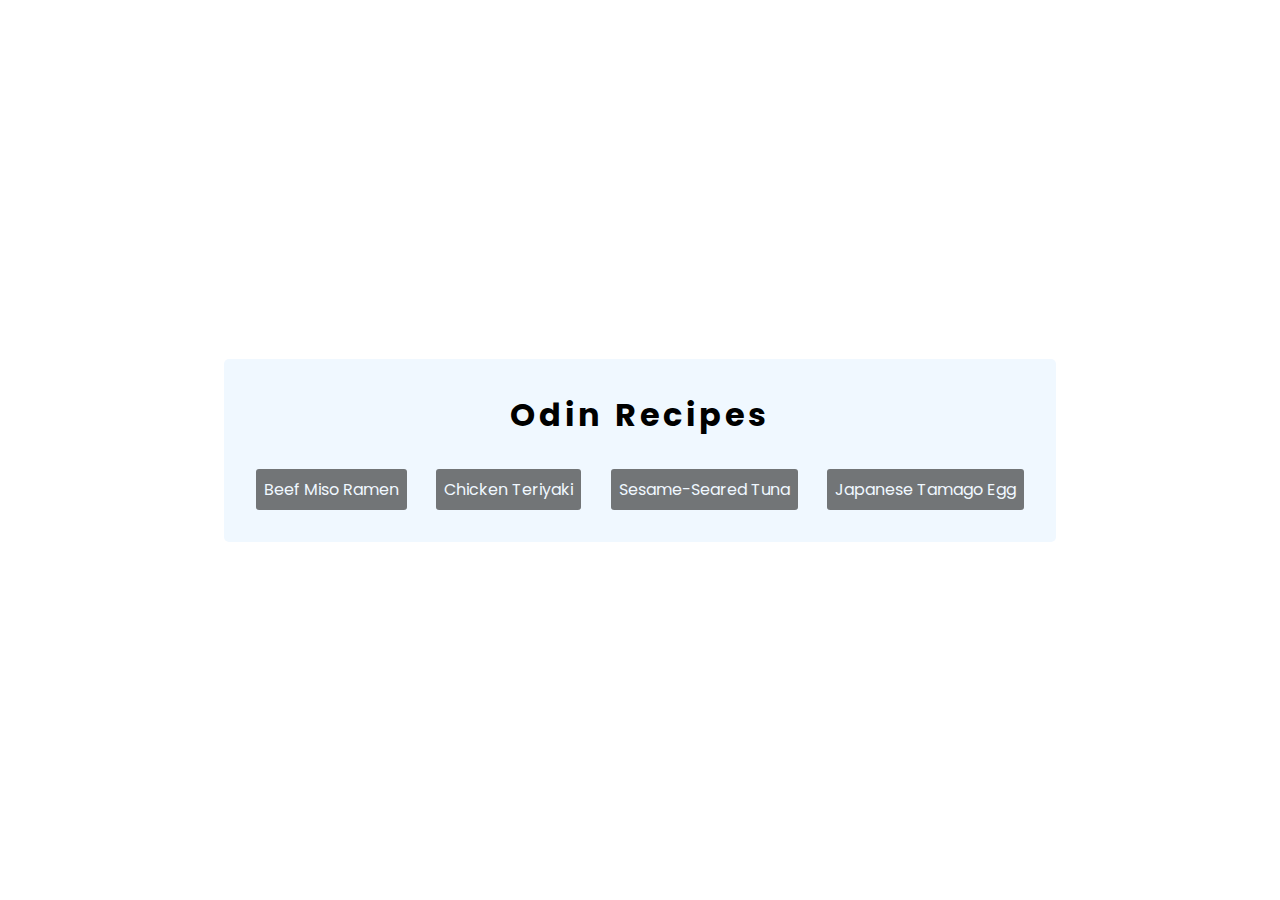
<file: index.html>
<!DOCTYPE html>
<html lang="en">

<head>
    <meta charset="UTF-8">
    <meta name="viewport" content="width=device-width, initial-scale=1.0">
    <title>Odin Recipes</title>
    <link rel="preconnect" href="https://fonts.googleapis.com">
    <link rel="preconnect" href="https://fonts.gstatic.com" crossorigin>
    <link
        href="https://fonts.googleapis.com/css2?family=Poppins:ital,wght@0,100;0,200;0,300;0,400;0,500;0,600;0,700;0,800;0,900;1,100;1,200;1,300;1,400;1,500;1,600;1,700;1,800;1,900&display=swap"
        rel="stylesheet">
    <link rel="stylesheet" href="style.css">
</head>

<body>
    <div class="container">
        <h1>Odin Recipes</h1>
        <!-- get contents from allrecipes.com -->
        <div class="recipes">
            <a href="./recipes/beef-miso-ramen.html">Beef Miso Ramen</a>
            <a href="./recipes/chicken-teriyaki.html">Chicken Teriyaki</a>
            <a href="./recipes/sesame-seared-tuna.html">Sesame-Seared Tuna</a>
            <a href="./recipes/japanese-tamago-egg.html">Japanese Tamago Egg</a>
        </div>
    </div>
</body>

</html>
</file>
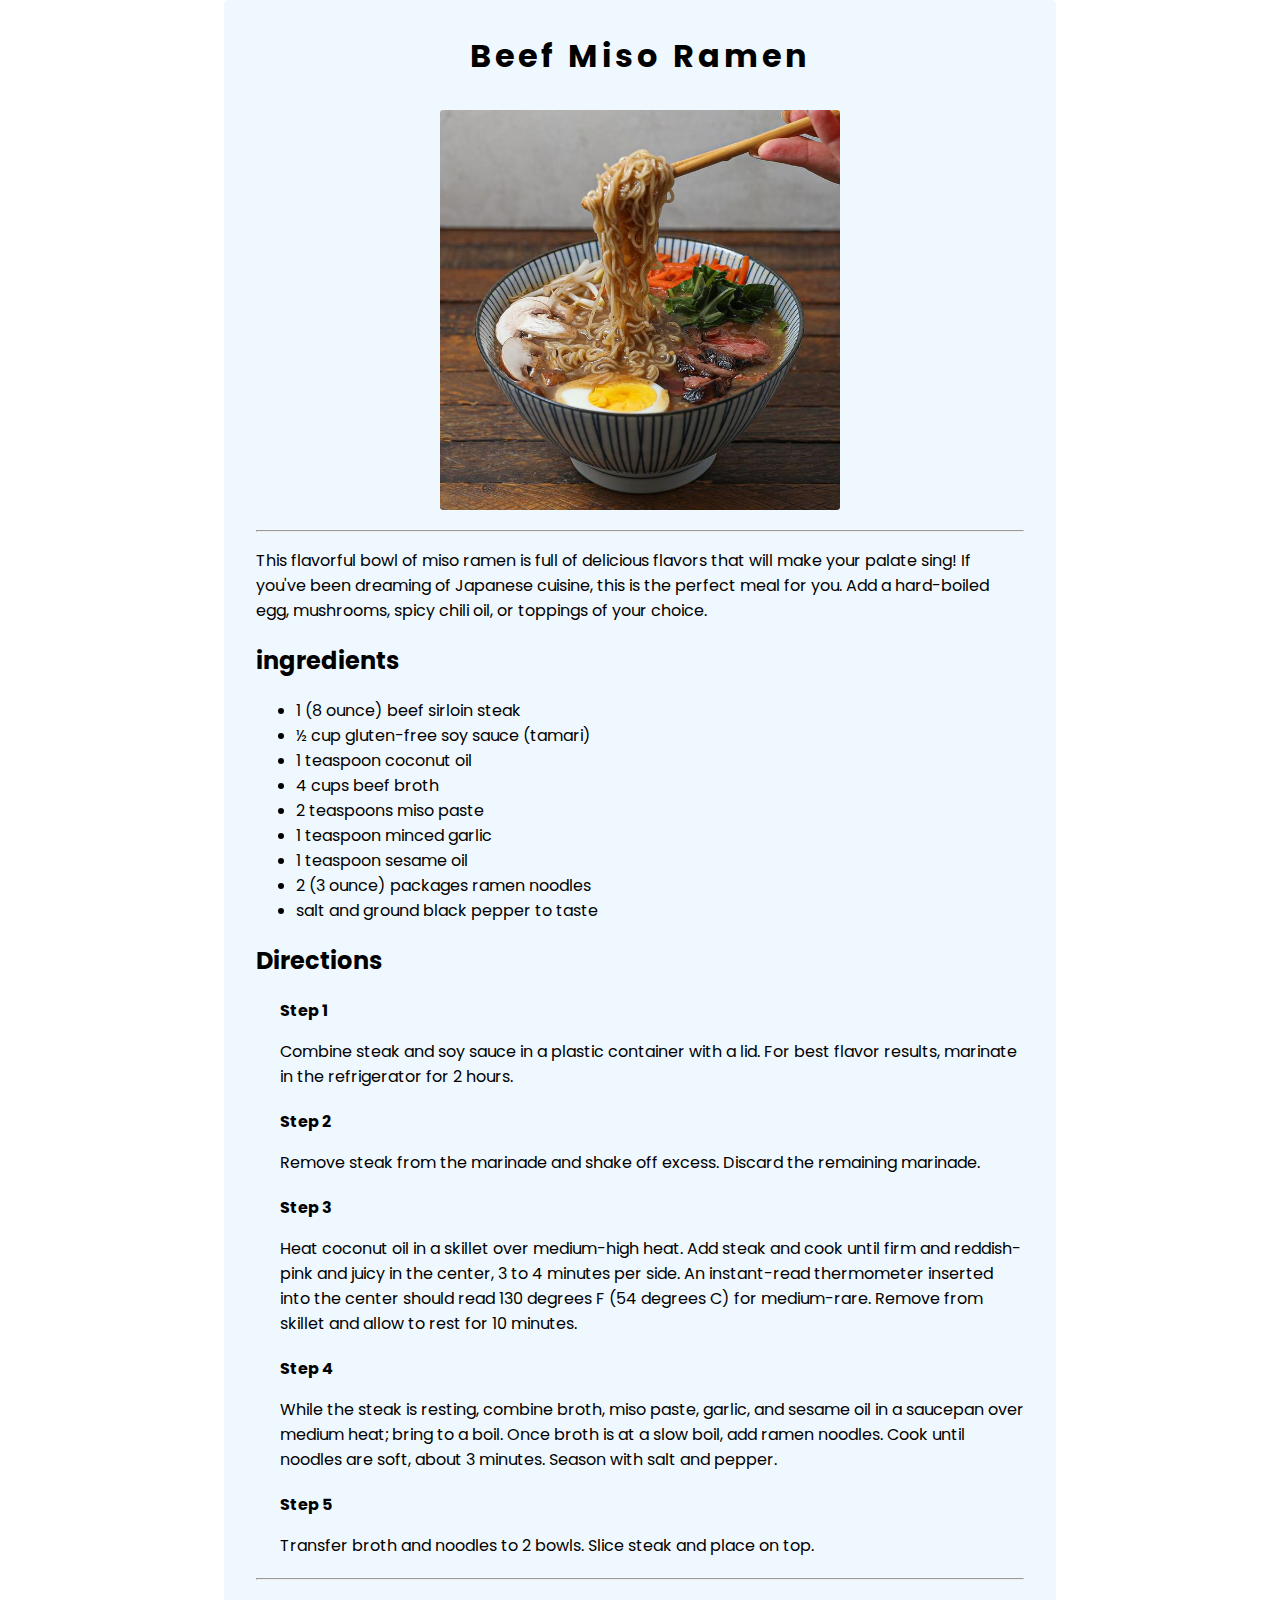
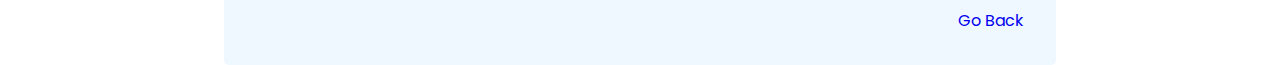
<file: recipes/beef-miso-ramen.html>
<!DOCTYPE html>
<html lang="en">

<head>
    <meta charset="UTF-8">
    <meta name="viewport" content="width=device-width, initial-scale=1.0">
    <title>Odin Recipe | Beef Miso Ramen</title>
    <link rel="preconnect" href="https://fonts.googleapis.com">
    <link rel="preconnect" href="https://fonts.gstatic.com" crossorigin>
    <link
        href="https://fonts.googleapis.com/css2?family=Poppins:ital,wght@0,100;0,200;0,300;0,400;0,500;0,600;0,700;0,800;0,900;1,100;1,200;1,300;1,400;1,500;1,600;1,700;1,800;1,900&display=swap"
        rel="stylesheet">
    <link rel="stylesheet" href="../style.css">
</head>

<body>
    <div class="container">
        <h1>Beef Miso Ramen</h1>
        <img src="../images/beef-miso-ramen.jpg" alt="Beef Miso Ramen">
        <hr>
        <div class="description">
            <p>This flavorful bowl of miso ramen is full of delicious flavors that will make your palate sing! If you've
                been dreaming of Japanese cuisine, this is the perfect meal for you. Add a hard-boiled egg, mushrooms,
                spicy chili oil, or toppings of your choice.</p>
        </div>
        <div class="ingredients">
            <h2>ingredients</h2>
            <ul>
                <li>1 (8 ounce) beef sirloin steak</li>
                <li>½ cup gluten-free soy sauce (tamari)</li>
                <li>1 teaspoon coconut oil</li>
                <li>4 cups beef broth</li>
                <li>2 teaspoons miso paste</li>
                <li>1 teaspoon minced garlic</li>
                <li>1 teaspoon sesame oil</li>
                <li>2 (3 ounce) packages ramen noodles</li>
                <li>salt and ground black pepper to taste</li>
            </ul>
        </div>
        <div class="directions">
            <h2>Directions</h2>
            <ul>
                <li>
                    <h4>Step 1</h4>
                    <p>Combine steak and soy sauce in a plastic container with a lid. For best flavor results, marinate
                        in the refrigerator for 2 hours. </p>
                </li>
                <li>
                    <h4>Step 2</h4>
                    <p>Remove steak from the marinade and shake off excess. Discard the remaining marinade. </p>
                </li>
                <li>
                    <h4>Step 3</h4>
                    <p>Heat coconut oil in a skillet over medium-high heat. Add steak and cook until firm and
                        reddish-pink and juicy in the center, 3 to 4 minutes per side. An instant-read thermometer
                        inserted into the center should read 130 degrees F (54 degrees C) for medium-rare. Remove from
                        skillet and allow to rest for 10 minutes. </p>
                </li>
                <li>
                    <h4>Step 4</h4>
                    <p>
                        While the steak is resting, combine broth, miso paste, garlic, and sesame oil in a saucepan over
                        medium heat; bring to a boil. Once broth is at a slow boil, add ramen noodles. Cook until
                        noodles are soft, about 3 minutes. Season with salt and pepper.
                    </p>
                </li>
                <li>
                    <h4>Step 5</h4>
                    <p>Transfer broth and noodles to 2 bowls. Slice steak and place on top. </p>
                </li>
            </ul>
        </div>
        <hr>
        <a href="/index.html" id="home">Go Back</a>
    </div>
</body>

</html>
</file>
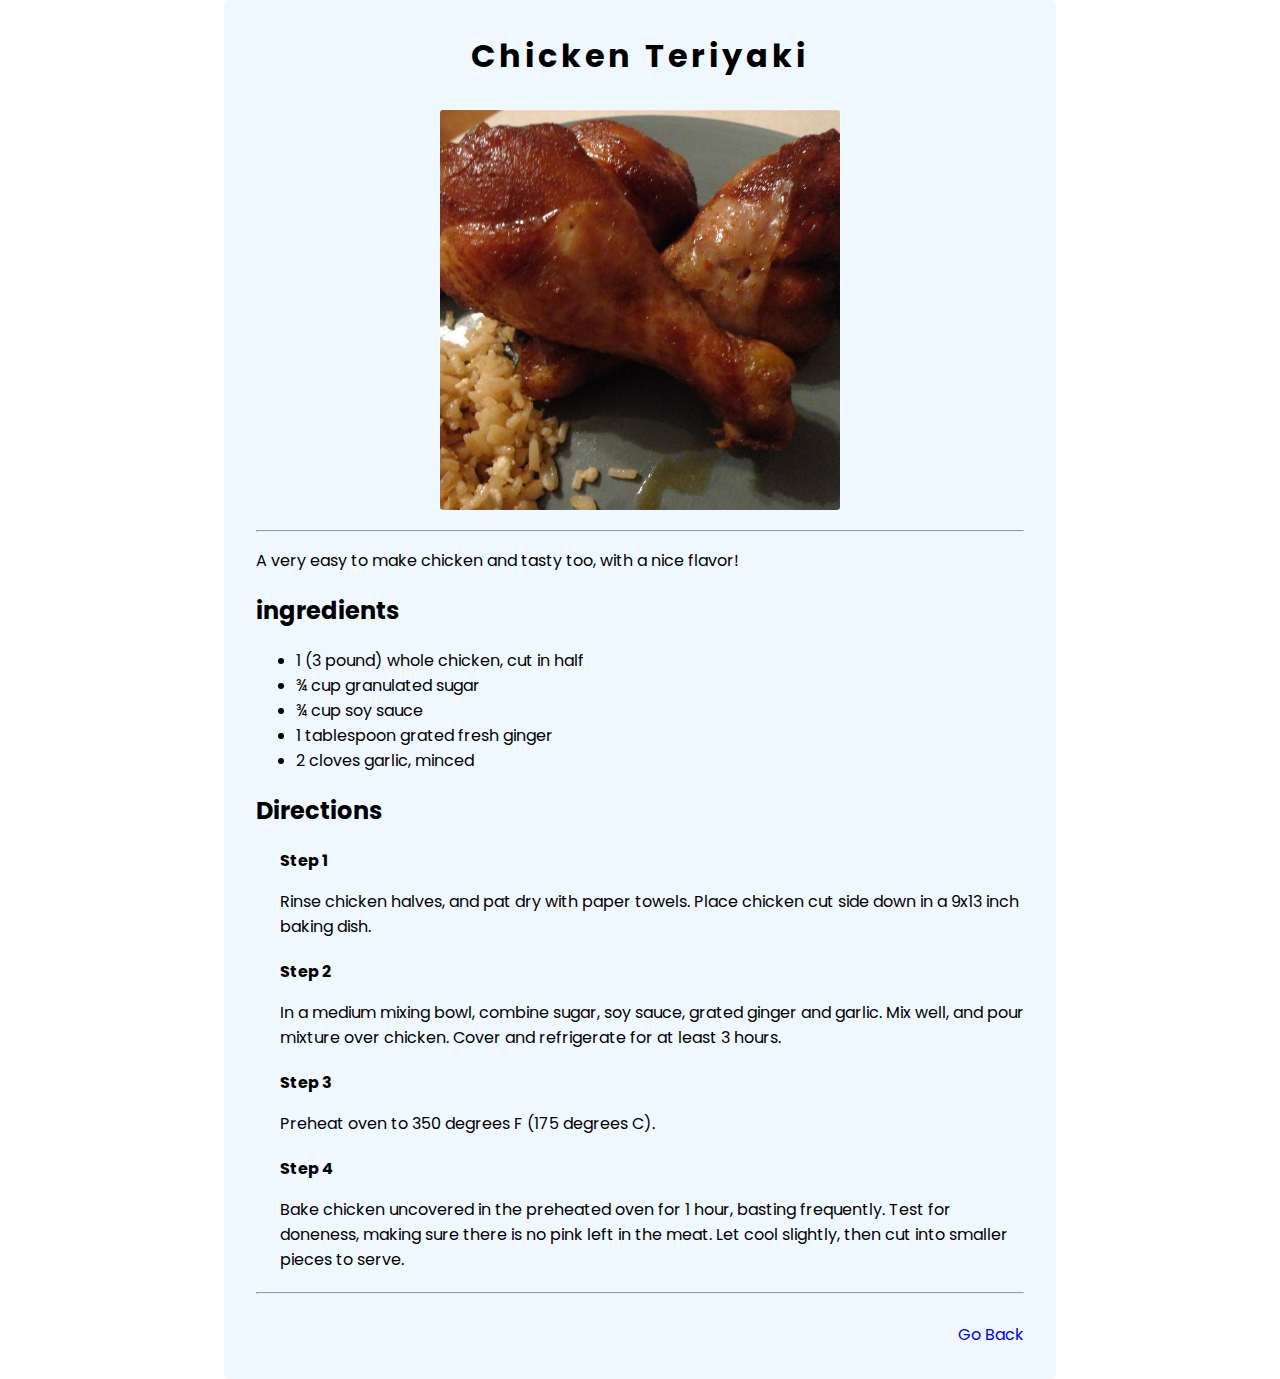
<file: recipes/chicken-teriyaki.html>
<!DOCTYPE html>
<html lang="en">

<head>
    <meta charset="UTF-8">
    <meta name="viewport" content="width=device-width, initial-scale=1.0">
    <title>Odin Recipe | Beef Miso Ramen</title>
    <link rel="preconnect" href="https://fonts.googleapis.com">
    <link rel="preconnect" href="https://fonts.gstatic.com" crossorigin>
    <link
        href="https://fonts.googleapis.com/css2?family=Poppins:ital,wght@0,100;0,200;0,300;0,400;0,500;0,600;0,700;0,800;0,900;1,100;1,200;1,300;1,400;1,500;1,600;1,700;1,800;1,900&display=swap"
        rel="stylesheet">
    <link rel="stylesheet" href="../style.css">
</head>

<body>
    <div class="container">
        <h1>Chicken Teriyaki</h1>
        <img src="../images/chicken-teriyaki.jpg" alt="Chicken Teriyaki">
        <hr>
        <div class="description">
            <p>A very easy to make chicken and tasty too, with a nice flavor!</p>
        </div>
        <div class="ingredients">
            <h2>ingredients</h2>
            <ul>
                <li>1 (3 pound) whole chicken, cut in half</li>
                <li>¾ cup granulated sugar</li>
                <li>¾ cup soy sauce</li>
                <li>1 tablespoon grated fresh ginger</li>
                <li>2 cloves garlic, minced</li>
            </ul>
        </div>
        <div class="directions">
            <h2>Directions</h2>
            <ul>
                <li>
                    <h4>Step 1</h4>
                    <p>Rinse chicken halves, and pat dry with paper towels. Place chicken cut side down in a 9x13 inch
                        baking dish. </p>
                </li>
                <li>
                    <h4>Step 2</h4>
                    <p>In a medium mixing bowl, combine sugar, soy sauce, grated ginger and garlic. Mix well, and pour
                        mixture over chicken. Cover and refrigerate for at least 3 hours.</p>
                </li>
                <li>
                    <h4>Step 3</h4>
                    <p>Preheat oven to 350 degrees F (175 degrees C). </p>
                </li>
                <li>
                    <h4>Step 4</h4>
                    <p>Bake chicken uncovered in the preheated oven for 1 hour, basting frequently. Test for doneness,
                        making sure there is no pink left in the meat. Let cool slightly, then cut into smaller pieces
                        to serve. </p>
                </li>
            </ul>
        </div>

        <hr>
        <a href="/index.html" id="home">Go Back</a>
    </div>
</body>

</html>
</file>
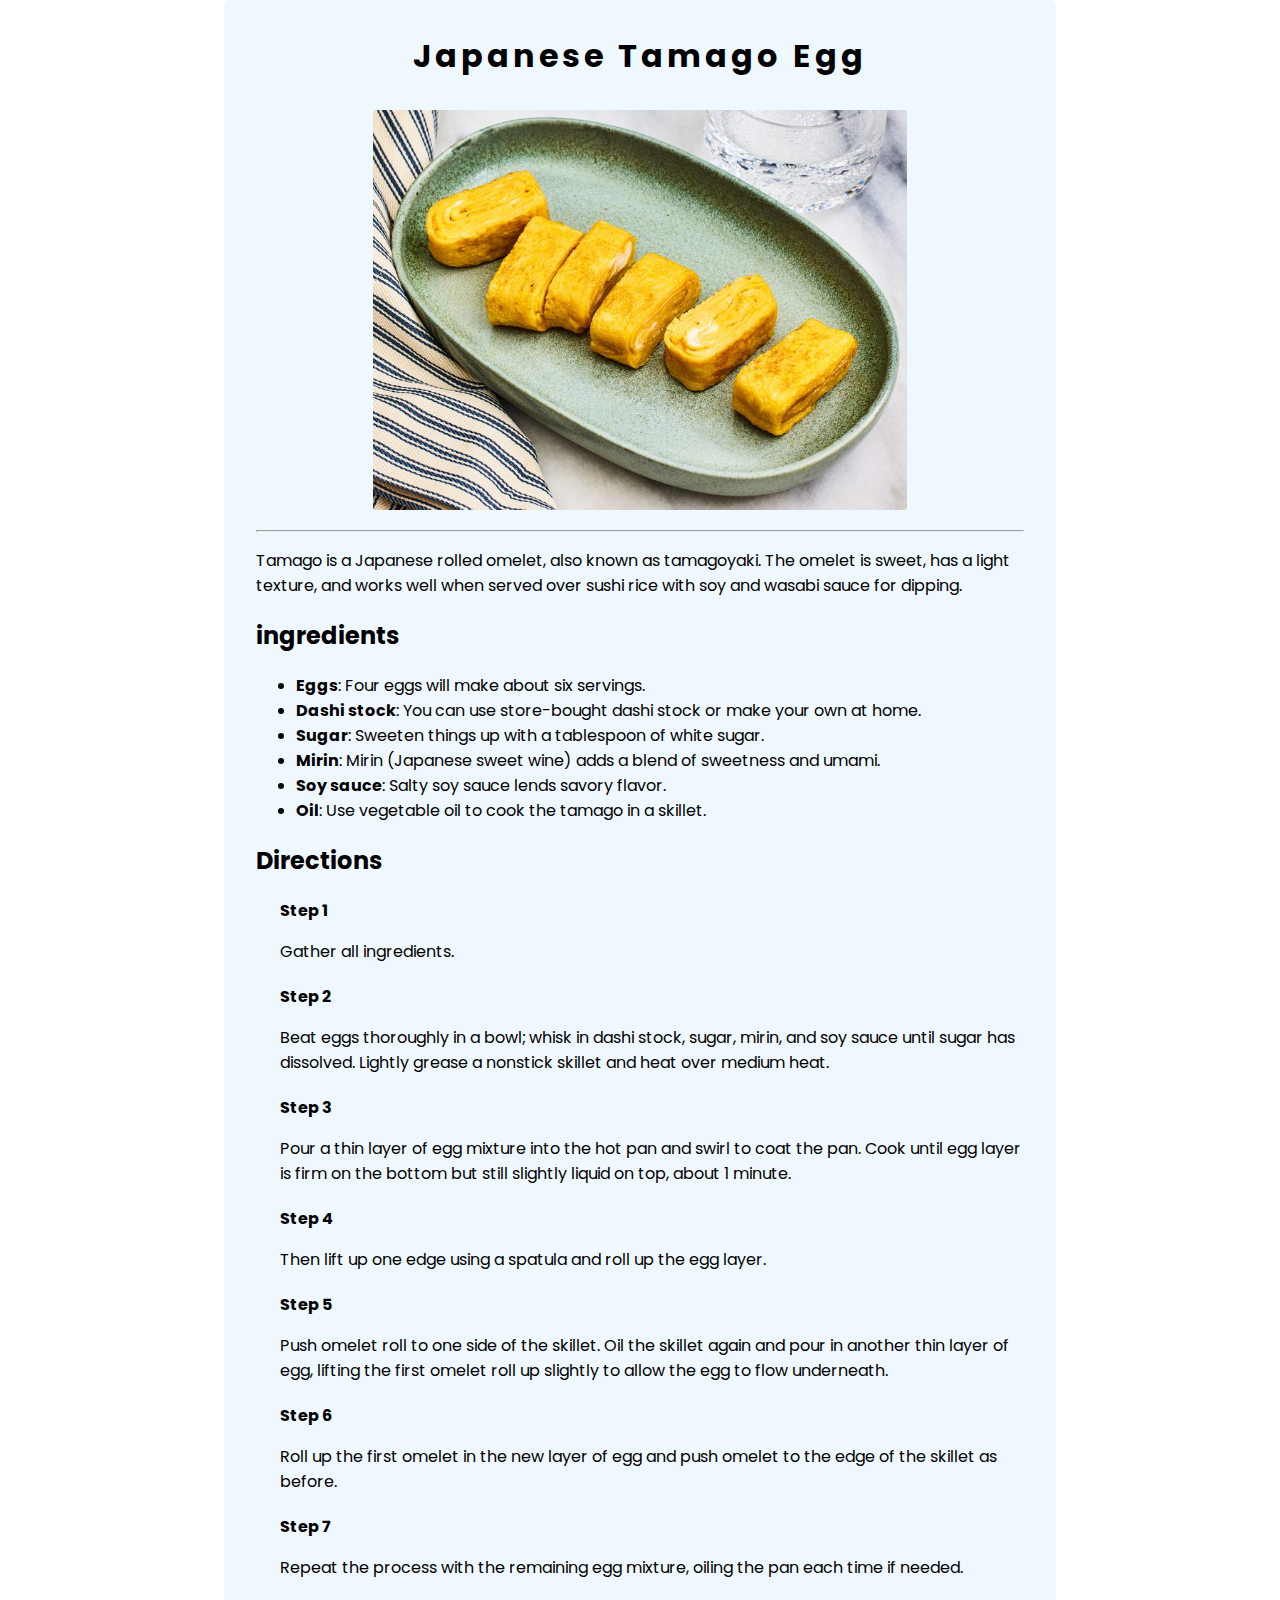
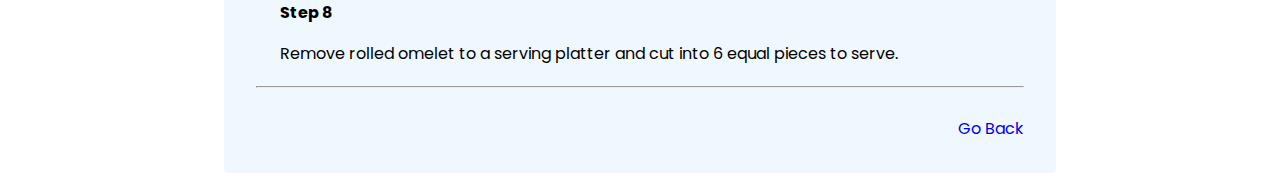
<file: recipes/japanese-tamago-egg.html>
<!DOCTYPE html>
<html lang="en">

<head>
    <meta charset="UTF-8">
    <meta name="viewport" content="width=device-width, initial-scale=1.0">
    <title>Odin Recipe | Beef Miso Ramen</title>
    <link rel="preconnect" href="https://fonts.googleapis.com">
    <link rel="preconnect" href="https://fonts.gstatic.com" crossorigin>
    <link
        href="https://fonts.googleapis.com/css2?family=Poppins:ital,wght@0,100;0,200;0,300;0,400;0,500;0,600;0,700;0,800;0,900;1,100;1,200;1,300;1,400;1,500;1,600;1,700;1,800;1,900&display=swap"
        rel="stylesheet">
    <link rel="stylesheet" href="../style.css">
</head>

<body>
    <div class="container">
        <h1>Japanese Tamago Egg</h1>
        <img src="../images/japanese-tamago-egg.jpg" alt="Japanese Tamago Egg">
        <hr>
        <div class="description">
            <p>Tamago is a Japanese rolled omelet, also known as tamagoyaki. The omelet is sweet, has a light texture,
                and works well when served over sushi rice with soy and wasabi sauce for dipping.</p>
        </div>
        <div class="ingredients">
            <h2>ingredients</h2>
            <ul>
                <li><strong>Eggs</strong>: Four eggs will make about six servings.</li>
                <li><strong>Dashi stock</strong>: You can use store-bought dashi stock or make your own at home.</li>
                <li><strong>Sugar</strong>: Sweeten things up with a tablespoon of white sugar.</li>
                <li><strong>Mirin</strong>: Mirin (Japanese sweet wine) adds a blend of sweetness and umami.</li>
                <li><strong>Soy sauce</strong>: Salty soy sauce lends savory flavor.</li>
                <li><strong>Oil</strong>: Use vegetable oil to cook the tamago in a skillet.</li>
            </ul>
        </div>
        <div class="directions">
            <h2>Directions</h2>
            <ul>
                <li>
                    <h4>Step 1</h4>
                    <p>Gather all ingredients.</p>
                </li>
                <li>
                    <h4>Step 2</h4>
                    <p>Beat eggs thoroughly in a bowl; whisk in dashi stock, sugar, mirin, and soy sauce until sugar has dissolved. Lightly grease a nonstick skillet and heat over medium heat. </p>
                </li>
                <li>
                    <h4>Step 3</h4>
                    <p>Pour a thin layer of egg mixture into the hot pan and swirl to coat the pan. Cook until egg layer is firm on the bottom but still slightly liquid on top, about 1 minute. </p>
                </li>
                <li>
                    <h4>Step 4</h4>
                    <p>Then lift up one edge using a spatula and roll up the egg layer. </p>
                </li>
                <li>
                    <h4>Step 5</h4>
                    <p>Push omelet roll to one side of the skillet. Oil the skillet again and pour in another thin layer of egg, lifting the first omelet roll up slightly to allow the egg to flow underneath. </p>
                </li>
                <li>
                    <h4>Step 6</h4>
                    <p>Roll up the first omelet in the new layer of egg and push omelet to the edge of the skillet as before. </p>
                </li>
                <li>
                    <h4>Step 7</h4>
                    <p>Repeat the process with the remaining egg mixture, oiling the pan each time if needed. </p>
                </li>
                <li>
                    <h4>Step 8</h4>
                    <p>Remove rolled omelet to a serving platter and cut into 6 equal pieces to serve. </p>
                </li>
            </ul>
        </div>

        <hr>
        <a href="/index.html" id="home">Go Back</a>
    </div>
</body>

</html>
</file>
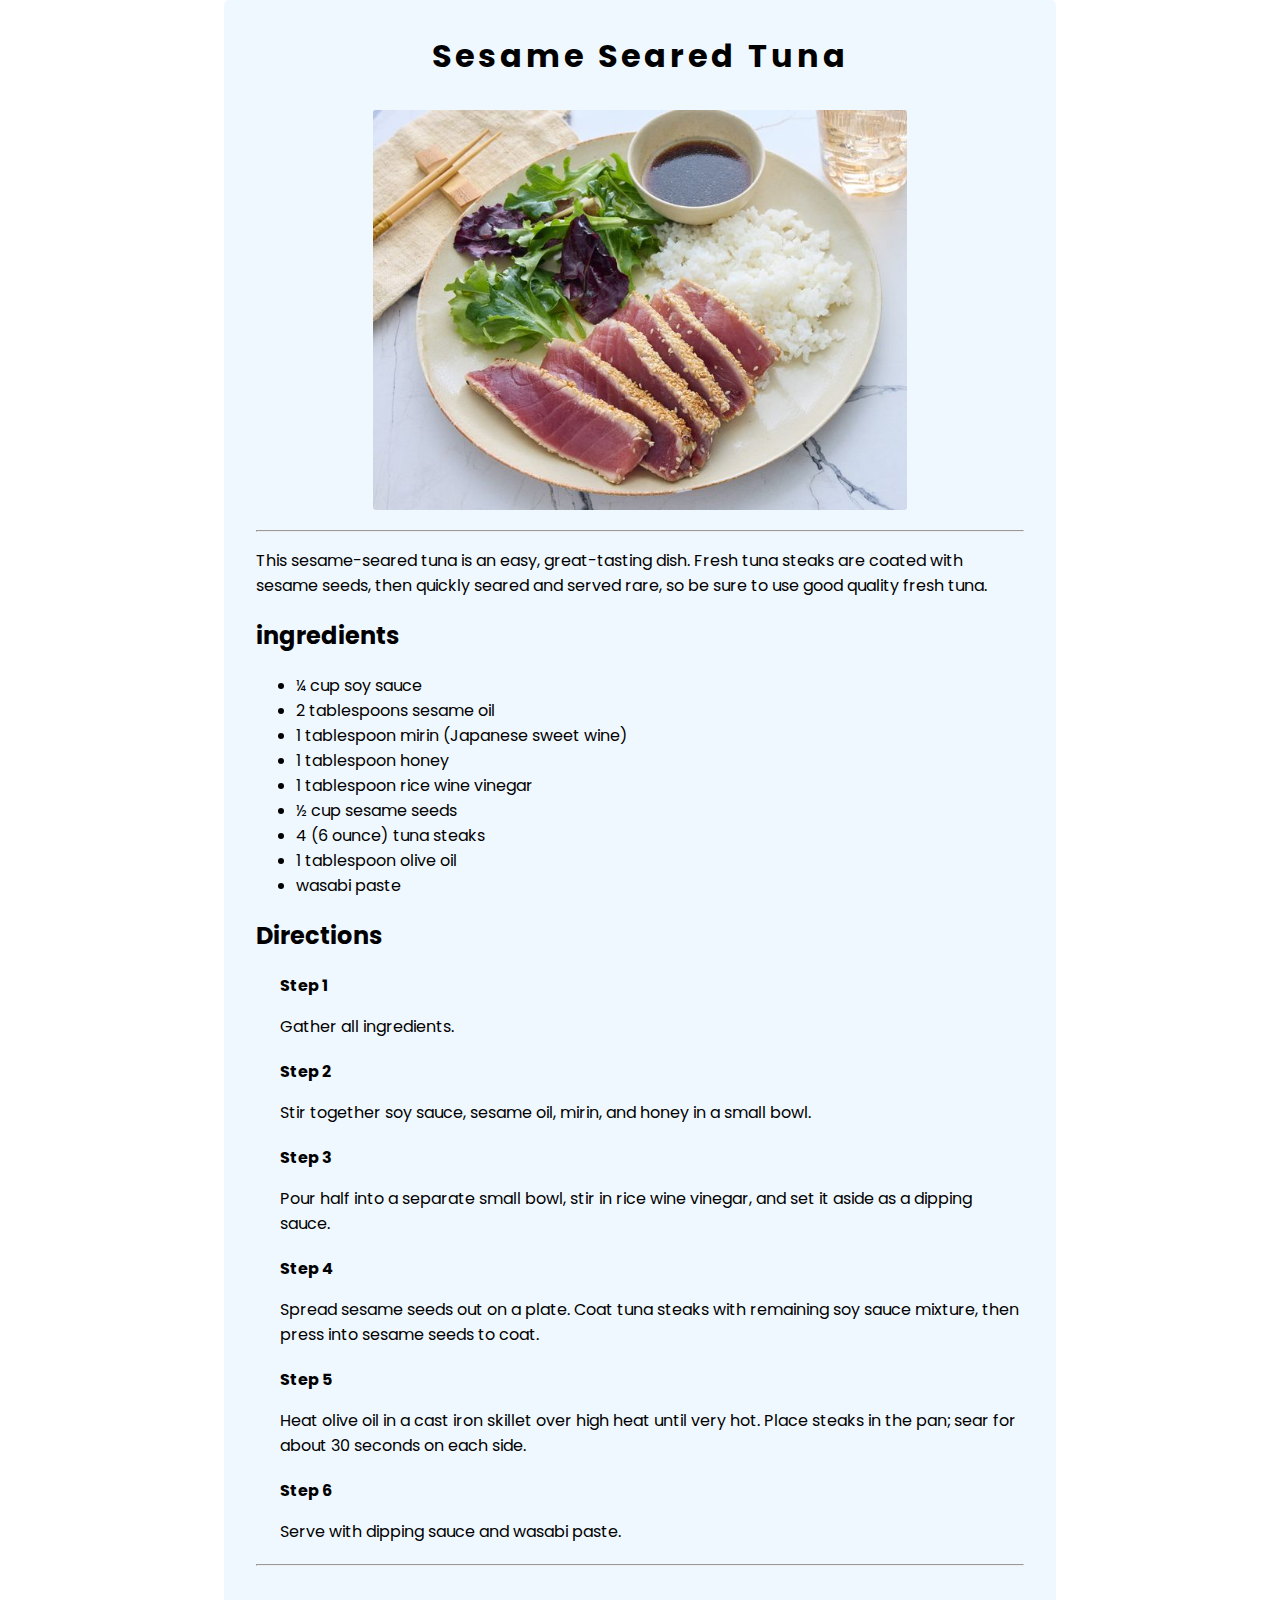
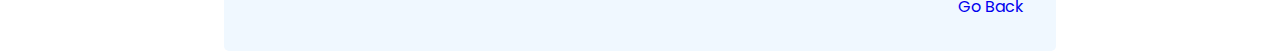
<file: recipes/sesame-seared-tuna.html>
<!DOCTYPE html>
<html lang="en">

<head>
    <meta charset="UTF-8">
    <meta name="viewport" content="width=device-width, initial-scale=1.0">
    <title>Odin Recipe | Beef Miso Ramen</title>
    <link rel="preconnect" href="https://fonts.googleapis.com">
    <link rel="preconnect" href="https://fonts.gstatic.com" crossorigin>
    <link
        href="https://fonts.googleapis.com/css2?family=Poppins:ital,wght@0,100;0,200;0,300;0,400;0,500;0,600;0,700;0,800;0,900;1,100;1,200;1,300;1,400;1,500;1,600;1,700;1,800;1,900&display=swap"
        rel="stylesheet">
    <link rel="stylesheet" href="../style.css">
</head>

<body>
    <div class="container">
        <h1>Sesame Seared Tuna</h1>
        <img src="../images/sesame-seared-tuna.jpg" alt="Sesame Seared Tuna">
        <hr>
        <div class="description">
            <p>This sesame-seared tuna is an easy, great-tasting dish. Fresh tuna steaks are coated with sesame seeds, then quickly seared and served rare, so be sure to use good quality fresh tuna.</p>
        </div>
        <div class="ingredients">
            <h2>ingredients</h2>
            <ul>
                <li>¼ cup soy sauce</li>
                <li>2 tablespoons sesame oil</li>
                <li>1 tablespoon mirin (Japanese sweet wine)</li>
                <li>1 tablespoon honey</li>
                <li>1 tablespoon rice wine vinegar</li>
                <li>½ cup sesame seeds</li>
                <li>4 (6 ounce) tuna steaks</li>
                <li>1 tablespoon olive oil</li>
                <li>wasabi paste</li>
            </ul>
        </div>
        <div class="directions">
            <h2>Directions</h2>
            <ul>
                <li>
                    <h4>Step 1</h4>
                    <p>Gather all ingredients.</p>
                </li>
                <li>
                    <h4>Step 2</h4>
                    <p>Stir together soy sauce, sesame oil, mirin, and honey in a small bowl. </p>
                </li>
                <li>
                    <h4>Step 3</h4>
                    <p>Pour half into a separate small bowl, stir in rice wine vinegar, and set it aside as a dipping sauce. </p>
                </li>
                <li>
                    <h4>Step 4</h4>
                    <p> Spread sesame seeds out on a plate. Coat tuna steaks with remaining soy sauce mixture, then press into sesame seeds to coat. </p>
                </li>
                <li>
                    <h4>Step 5</h4>
                    <p>Heat olive oil in a cast iron skillet over high heat until very hot. Place steaks in the pan; sear for about 30 seconds on each side.</p>
                </li>
                <li>
                    <h4>Step 6</h4>
                    <p>Serve with dipping sauce and wasabi paste. </p>
                </li>
            </ul>
        </div>

        <hr>
        <a href="/index.html" id="home">Go Back</a>
    </div>
</body>

</html>
</file>
<file: style.css>
*, 
*::before
*::after {
    box-sizing: border-box;
}

body {
    font-family: "Poppins", sans-serif;
    margin: 0;
    display: grid;
    place-items: center;
    height: 100vh;
}

.container {
    background-color: aliceblue;
    padding: 2rem;
    border-radius: 5px;
    width: 60%;
}

h1 {
    margin: 0 0 30px;
    text-align: center;
    letter-spacing: 4px;
}

/* per recipe style */
.container img {
    display: block;
    height: 400px;
    border-radius: 3px;
    margin: 0 auto;
}

.container img + hr {
    margin-top: 20px;
}

.directions ul {
    list-style: none;
    padding-left: 24px;
}

.directions ul li {
    margin-bottom: 20px;
}

.directions ul li h4 {
    margin: 0;
}

.directions ul li p {
    margin-bottom: 0;
}

#home {
    text-decoration: none;
    float: right;
    margin-top: 20px;
}

/* end */

.recipes {
    display: flex;
    flex-wrap: wrap;
    justify-content: space-between;
}

.recipes a {
    display: inline-block;
    /* margin: 0 20px 0; */
    text-decoration: none;
    padding: 0.5rem;
    border-radius: 3px;
    color: aliceblue;
    background-color: #333333aa;
}

.recipes a:hover {
    cursor: pointer;
}
</file>
